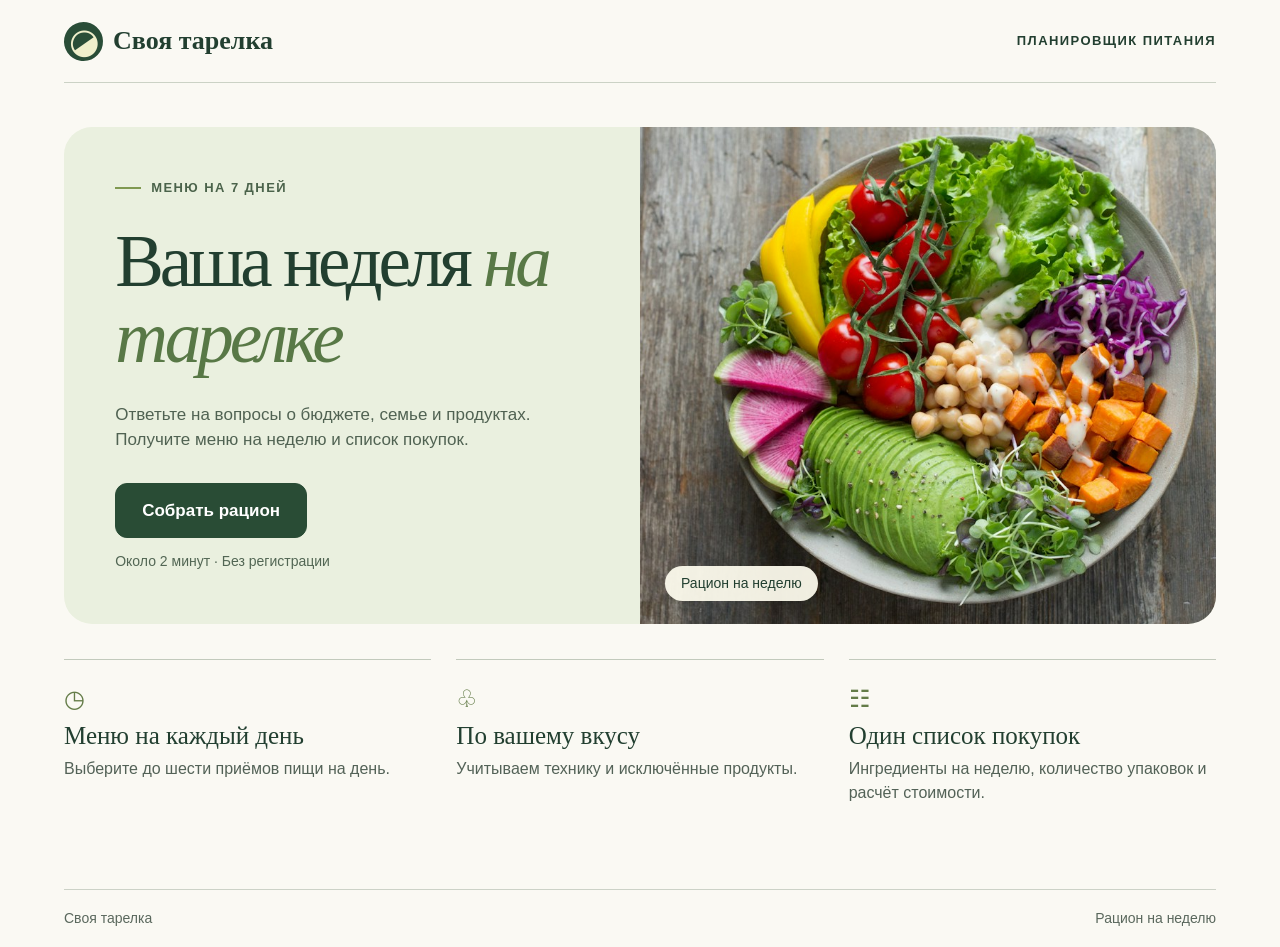
<file: index.html>
<!doctype html><html lang="ru"><head><meta charset="utf-8"><meta name="viewport" content="width=device-width,initial-scale=1"><meta name="theme-color" content="#f7f6ed"><title>Своя тарелка — рацион на неделю</title><link rel="stylesheet" href="./style.css"></head><body><header><a href="#start" class="brand" aria-label="Своя тарелка — к началу теста"><span class="mark">◒</span> Своя тарелка</a><span class="headerlabel">Планировщик питания</span></header><main id="app" tabindex="-1"></main><footer>Своя тарелка <span>Рацион на неделю</span></footer><script src="./prices-tyumen.js"></script><script src="./budget.js"></script><script src="./app.js"></script></body></html>
</file>
<file: style.css>
*{box-sizing:border-box}body{margin:0;background:#faf9f3;color:#223f30;font:17px/1.5 Inter,Arial,sans-serif}header,main,footer{width:min(1180px,90%);margin:auto}header{display:flex;align-items:center;justify-content:space-between;height:83px;border-bottom:1px solid #cbd2c5}.brand{font: bold 26px Georgia,serif;color:inherit;text-decoration:none;display:flex;gap:10px;align-items:center}.mark{display:grid;place-items:center;background:#294d37;color:#efefcb;border-radius:50%;font:35px/1 Georgia;width:39px;height:39px;transform:rotate(-35deg)}.headerlabel,.eyebrow{font-size:13px;letter-spacing:.11em;text-transform:uppercase;font-weight:650}main{padding:44px 0 55px}.hero{display:grid;grid-template-columns:1fr 1fr;background:#eaf0df;border-radius:28px;overflow:hidden}.copy{padding:clamp(32px,4vw,65px);align-self:center}.eyebrow{display:flex;gap:10px;align-items:center;color:#4b634b}.eyebrow:before{content:'';height:2px;width:26px;background:#809951}h1,h2,h3{font-family:Georgia,serif;font-weight:500;line-height:1.04;margin:.36em 0}h1{font-size:clamp(50px,5.7vw,84px);letter-spacing:-.055em}h1 i{color:#587846}.copy p,.panel>p{color:#506252;max-width:435px;margin:21px 0 30px}.photo{position:relative;min-height:460px;background:url('./salad.jpg') center/cover}.phototag{position:absolute;bottom:23px;left:25px;border-radius:30px;background:#fffdefed;padding:7px 16px;font-size:14px}button,input,select{font:inherit}button{cursor:pointer}.primary,.secondary{border-radius:12px;padding:14px 26px;border:1px solid #294c35;background:#294c35;color:white;font-weight:600}.primary:hover{background:#386145}.secondary{color:#294c35;background:transparent;border-color:#aebbac}.under{margin-top:13px;font-size:14px;color:#526654}.features{display:grid;grid-template-columns:repeat(3,1fr);gap:25px;margin:35px 0 0}.features article{border-top:1px solid #c2cabc;padding:21px 0}.features h3{font-size:25px;margin:6px 0}.features p{color:#536257;margin:8px 0;font-size:16px}.ico{color:#647c48;font-size:24px}footer{border-top:1px solid #ccd2c7;padding:18px 0;font-size:14px;display:flex;justify-content:space-between;color:#5a685d}.panel{max-width:780px;margin:auto;background:white;border:1px solid #d8dfd1;border-radius:24px;padding:clamp(22px,5vw,50px)}h2{font-size:clamp(35px,5vw,55px);letter-spacing:-.04em}.progress{height:5px;background:#e5eadf;margin:16px 0 26px;border-radius:5px}.progress div{height:100%;background:#7b955b;border-radius:5px}.opts{display:flex;flex-wrap:wrap;gap:9px;margin:16px 0}.opt{border:1px solid #c4d0be;border-radius:12px;background:#fafbf7;padding:10px 16px;color:#304c35}.opt[aria-pressed=true]{background:#dcebcf;border-color:#476b45;box-shadow:inset 0 0 0 1px #476b45}.nav{display:flex;justify-content:space-between;gap:12px;margin-top:28px;flex-wrap:wrap}label.field{display:grid;gap:6px;margin:16px 0;color:#36523c}input,select{padding:10px;border:1px solid #a8b8a4;border-radius:8px;background:#fff;color:inherit;width:100%}.day{border-top:1px solid #d8dfd1;padding:12px 0}.day h3{font-size:25px}.meal{margin:9px 0}.alert{color:#9c3832}.small{font-size:14px}.shopping label{display:block;padding:5px}.shopping input{width:auto}.shopping input:checked+span{text-decoration:line-through}button:focus-visible,a:focus-visible,input:focus-visible,select:focus-visible{outline:3px solid #c48225;outline-offset:3px}@media(max-width:740px){header{height:66px}.headerlabel{font-size:10px;max-width:100px;text-align:right}.brand{font-size:22px}main{padding:20px 0 35px}.hero{grid-template-columns:1fr}.photo{min-height:235px}.copy{padding:29px}.features{grid-template-columns:1fr;gap:0}.features article{padding:14px 0}.features .ico{float:left;margin-right:13px}.features p{margin-left:34px}.panel{padding:22px}.phototag{bottom:13px;left:16px}}@media print{header,footer,.nav,.primary,.secondary,.switch{display:none}.panel{border:0;max-width:none;padding:0}.day{break-inside:avoid}main{width:100%;padding:0}}

.meal-group + .meal-group { margin-top: 14px; }
.meal-group h4 { margin: 8px 0; }
.meal-group .field { margin: 8px 0; }
.meal-group select { max-width: 100%; width: 100%; padding: 8px; font: inherit; }

.shopping-item + .shopping-item { margin-top: 5px; }
.shopping-rates { display: block; margin: 0 0 6px 28px; font-size: .85rem; }
.shopping-rates ul { margin: 5px 0; padding-left: 20px; }

.budget-price-form { margin: 12px 0; }
.budget-price-grid { max-height: 340px; overflow: auto; margin-bottom: 10px; }
.budget-price-row { display: grid; grid-template-columns: minmax(0, 2fr) repeat(2, minmax(0, 1fr)); gap: 8px; align-items: center; padding: 5px 0; }
.budget-price-row label { min-width: 0; font-size: .85rem; }
.budget-price-row input { width: 100%; }

.plan-summary { line-height: 1.55; }
</file>
